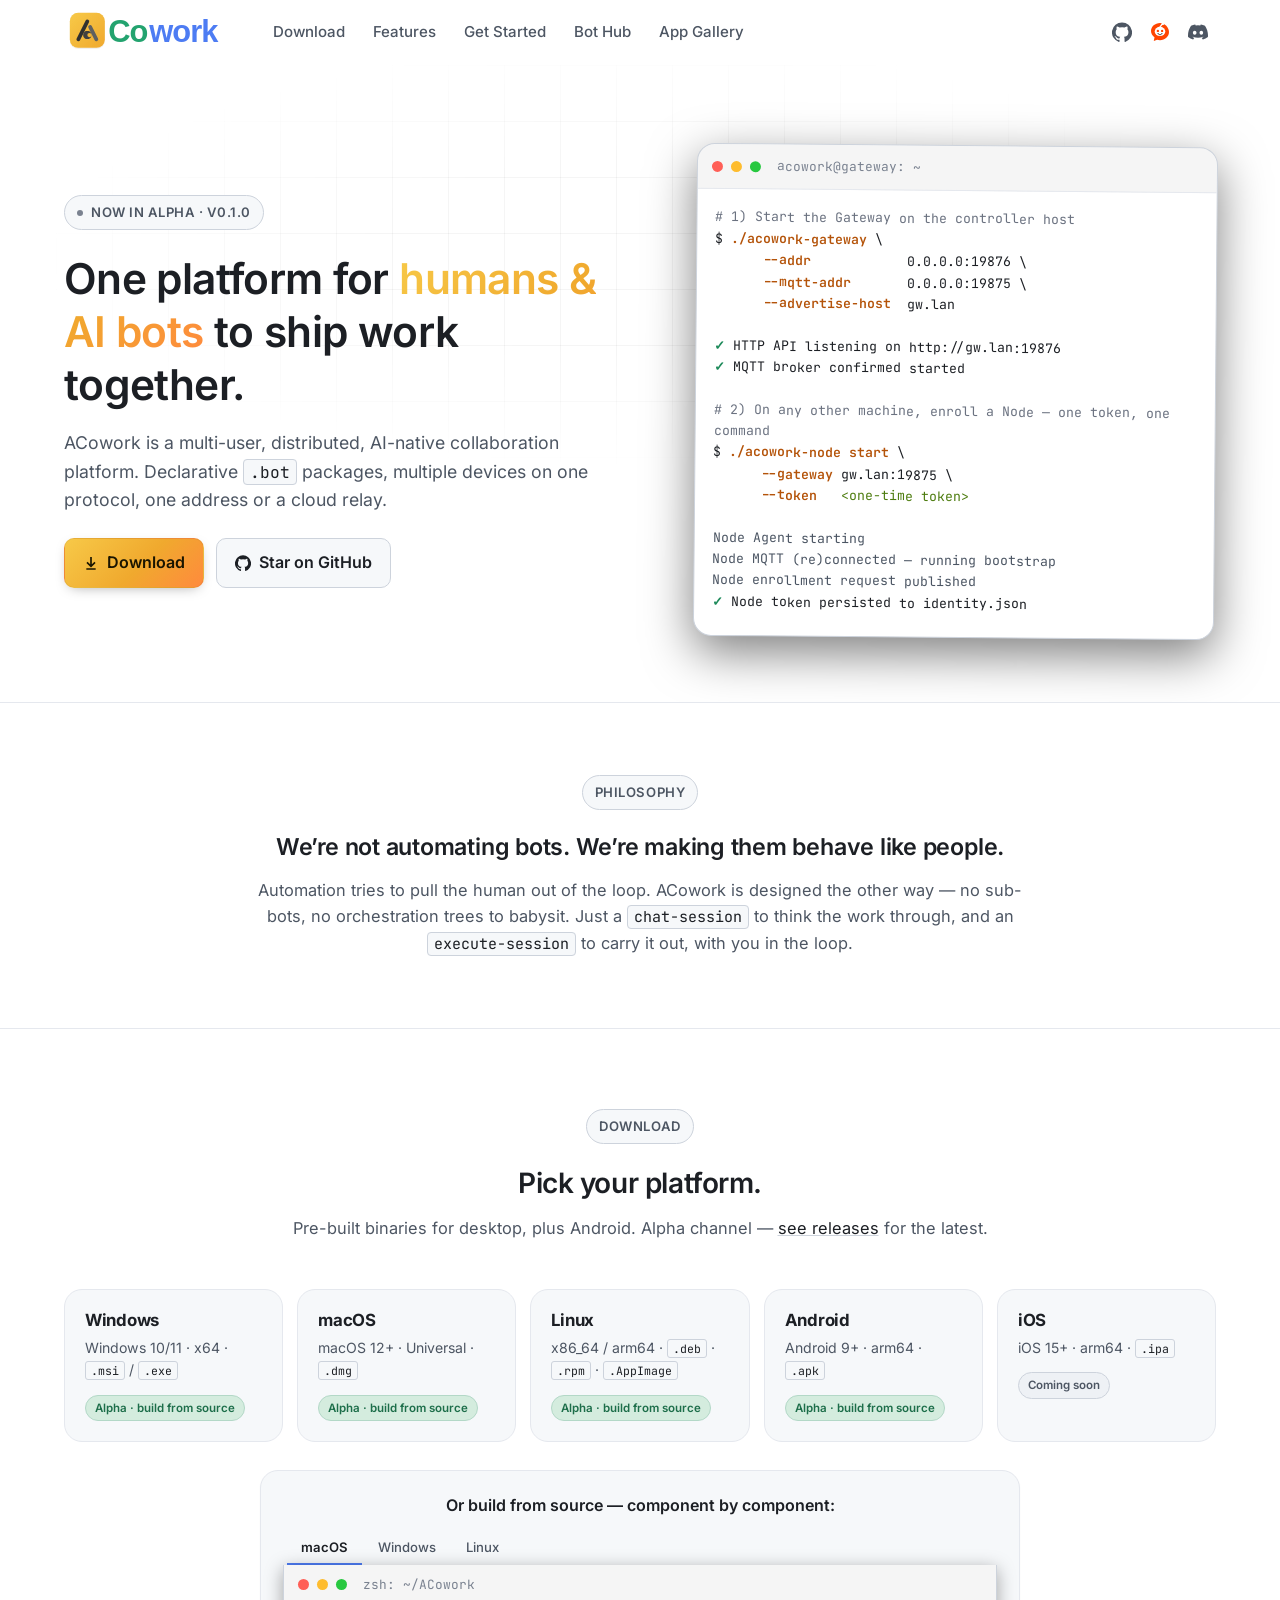
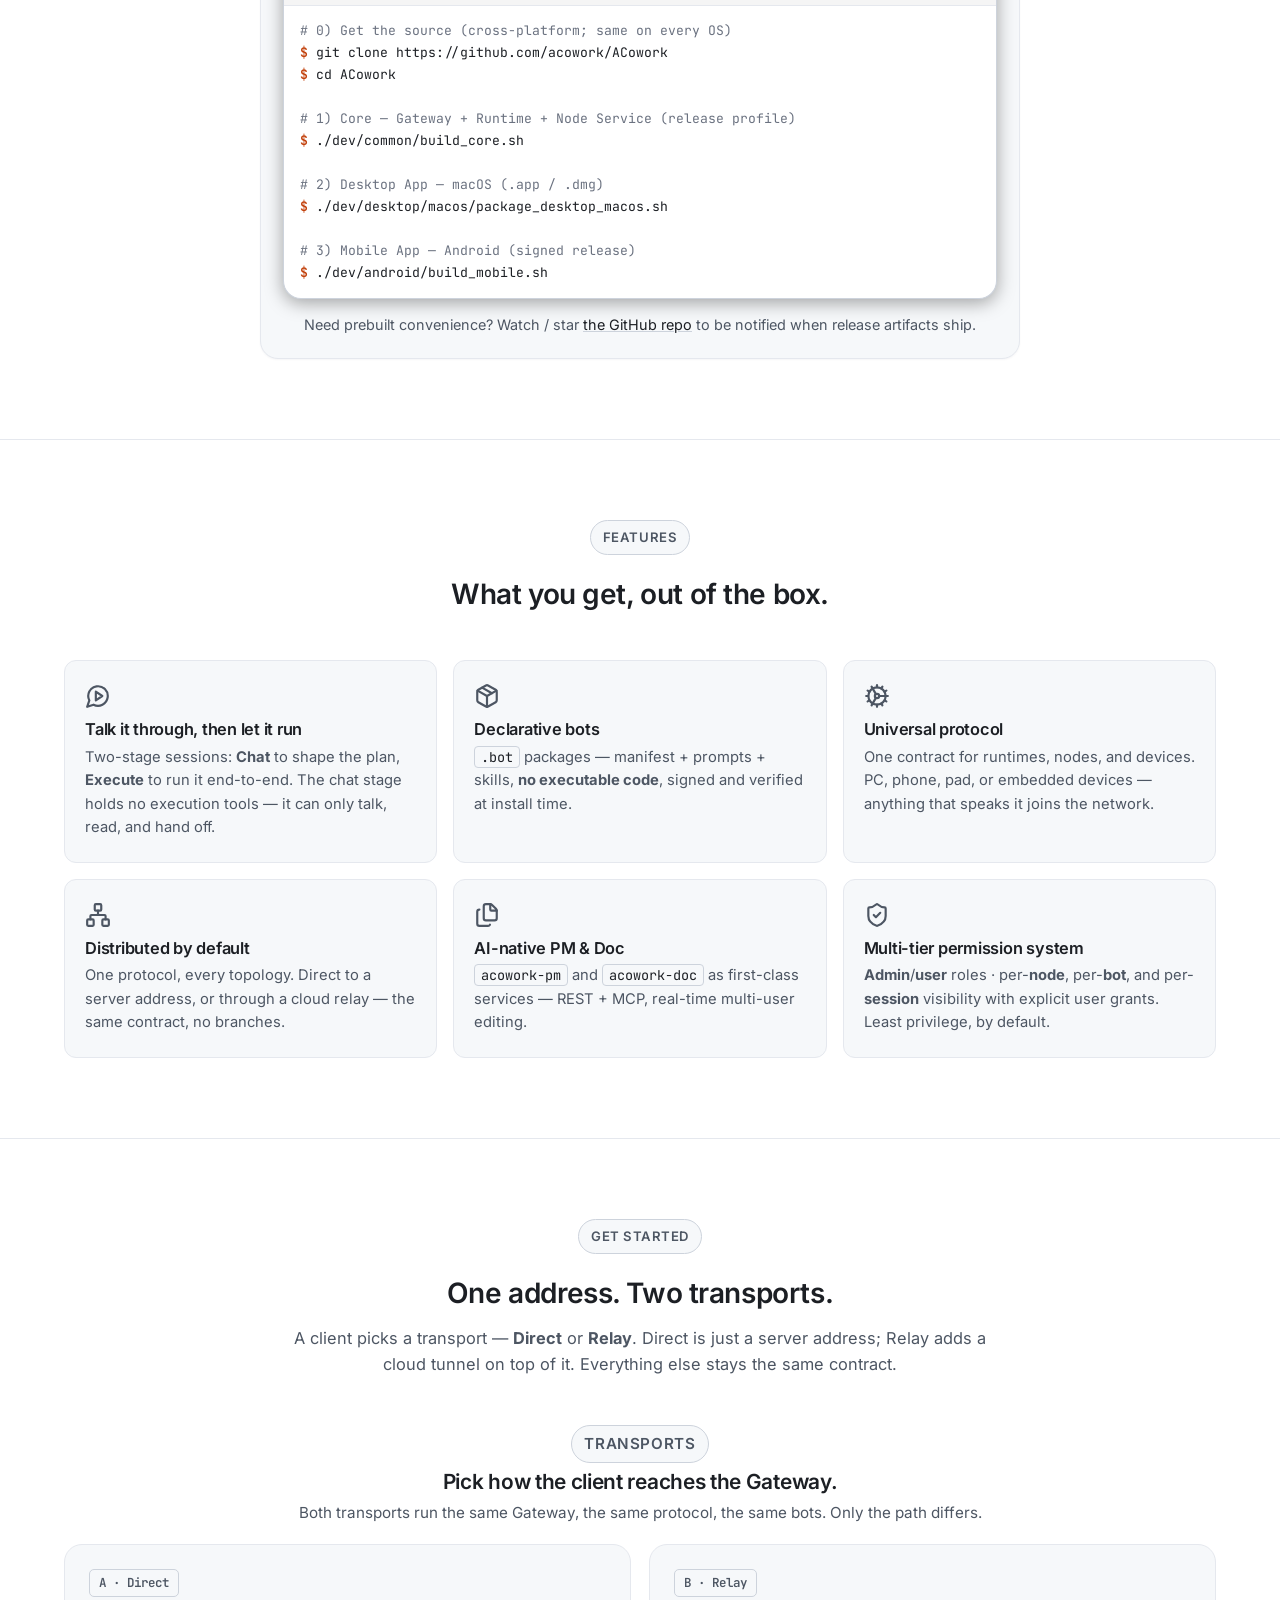
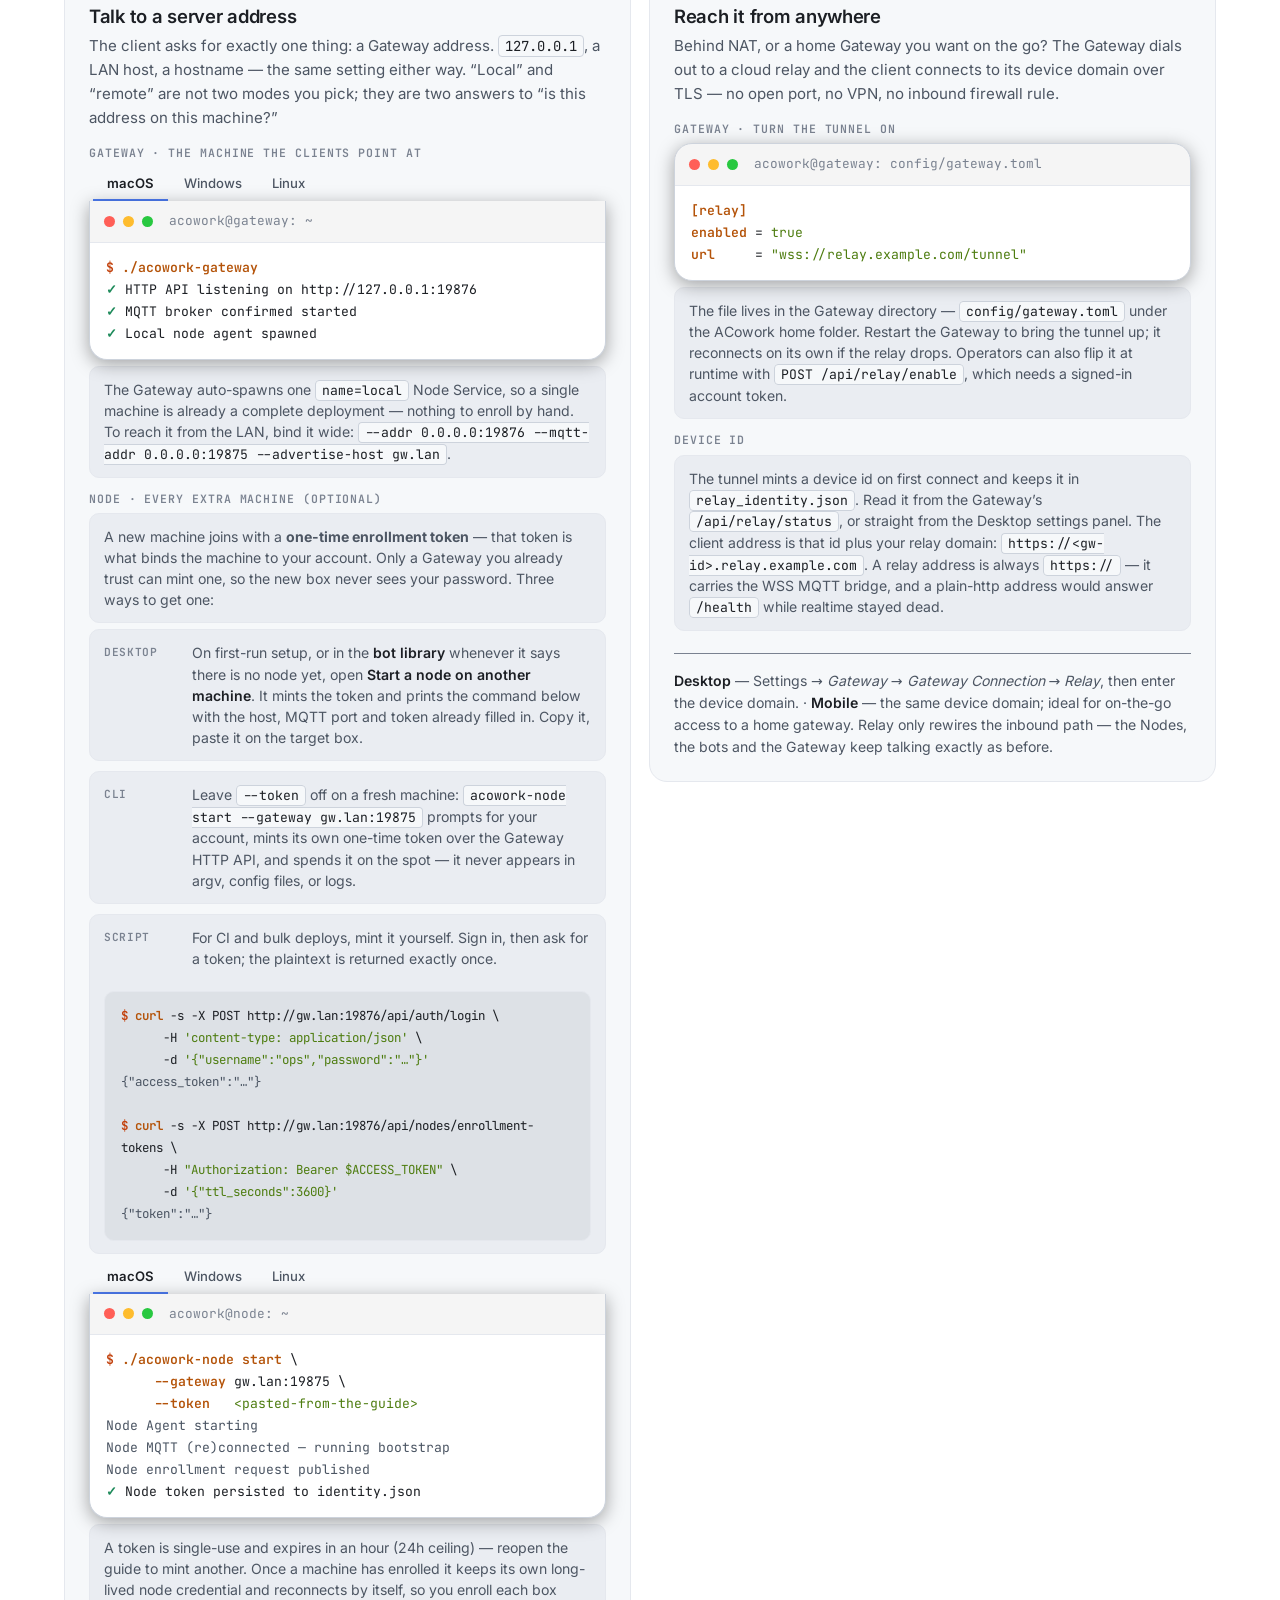
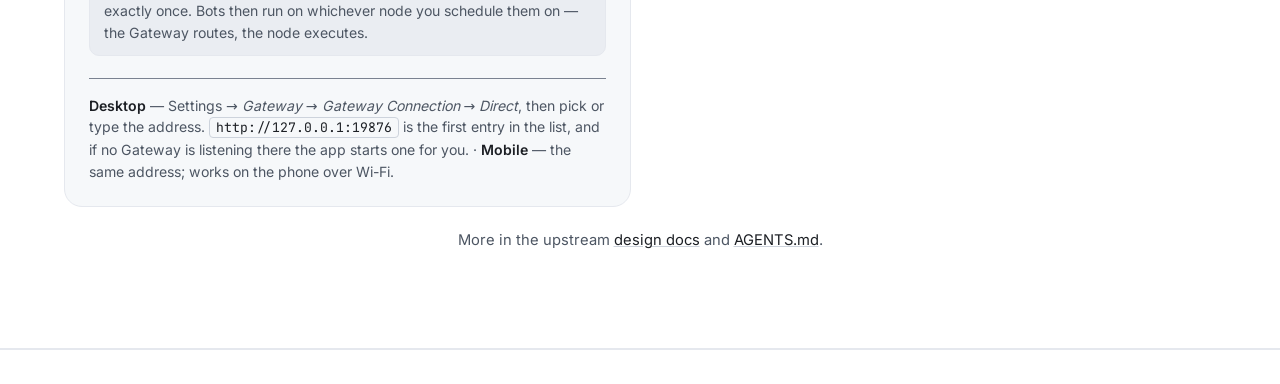
<file: index.html>
<!DOCTYPE html>
<html lang="en" data-theme="dark">
<head>
  <meta charset="UTF-8" />
  <meta name="viewport" content="width=device-width, initial-scale=1.0" />
  <meta name="color-scheme" content="dark light" />
  <meta name="theme-color" content="#0d0e10" />

  <title>ACowork &mdash; AI Bots Collaboration Platform</title>
  <meta name="description" content="ACowork is a multi-user, distributed, AI-native collaboration platform for AI bots (AI agents). Declarative .bot packages, multiple devices on one protocol, one address or a cloud relay." />
  <meta name="keywords" content="ACowork, AI bots, AI agents, multi-bot, multi-agent, collaboration platform, declarative bot package, Rust, MCP, Grafeo" />

  <meta property="og:type" content="website" />
  <meta property="og:title" content="ACowork &mdash; AI Bots Collaboration Platform" />
  <meta property="og:description" content="Multi-user &middot; distributed &middot; AI-native. Declarative .bot packages, multiple devices on one protocol, one address or a cloud relay." />
  <meta property="og:image" content="assets/hero-1.jpg" />
  <meta name="twitter:card" content="summary_large_image" />

  <link rel="icon" type="image/svg+xml" href="assets/logo-gray.svg" />

  <!-- Self-hosted Variable Fonts (preload starts the fetch in parallel with HTML parse) -->
  <link rel="preload" href="assets/fonts/Inter-Variable.woff2" as="font" type="font/woff2" crossorigin />
  <link rel="preload" href="assets/fonts/JetBrainsMono-Variable.woff2" as="font" type="font/woff2" crossorigin />

  <link rel="stylesheet" href="styles.css?v=10" />
</head>
<body>

  <header class="nav" id="nav">
    <div class="container nav__inner">
      <a class="nav__brand" href="#top" aria-label="ACowork home">
        <img src="assets/logo.svg" alt="ACowork" class="nav__logo" height="40" />
      </a>
      <nav class="nav__links" aria-label="Primary">
        <a href="#download">Download</a>
        <a href="#features">Features</a>
        <a href="#start">Get Started</a>
        <a href="https://hub.acowork.ai">Bot Hub</a>
        <a href="https://gallery.acowork.ai">App Gallery</a>
      </nav>
      <div class="nav__actions">
        <div class="nav__social" aria-label="Community">
          <a class="nav__icon" href="https://github.com/acowork/ACowork" target="_blank" rel="noopener" aria-label="GitHub" title="GitHub" id="github-link">
            <svg viewBox="0 0 24 24" width="20" height="20" fill="currentColor" aria-hidden="true"><path d="M12 .5a12 12 0 0 0-3.79 23.4c.6.11.82-.26.82-.58v-2.04c-3.34.73-4.04-1.61-4.04-1.61-.55-1.4-1.34-1.77-1.34-1.77-1.1-.74.08-.73.08-.73 1.21.08 1.85 1.24 1.85 1.24 1.08 1.85 2.84 1.31 3.53 1 .11-.78.42-1.31.77-1.61-2.66-.3-5.46-1.33-5.46-5.93 0-1.31.47-2.38 1.24-3.22-.13-.3-.54-1.52.11-3.17 0 0 1.01-.32 3.3 1.23a11.45 11.45 0 0 1 6 0c2.29-1.55 3.3-1.23 3.3-1.23.65 1.65.24 2.87.12 3.17.77.84 1.23 1.91 1.23 3.22 0 4.61-2.8 5.62-5.47 5.92.43.37.81 1.1.81 2.22v3.29c0 .32.22.7.83.58A12 12 0 0 0 12 .5Z"/></svg>
          </a>
          <a class="nav__icon" href="https://www.reddit.com/r/acowork/" target="_blank" rel="noopener" aria-label="Reddit" title="Reddit r/acowork">
            <svg viewBox="0 0 24 24" width="22" height="22" aria-hidden="true">
              <path fill="#FF4500" d="M12 1.2C6.05 1.2 1.2 5.55 1.2 10.9c0 3.05 1.65 5.75 4.2 7.5L4.55 22.8l4-1.5c1.05.3 2.2.45 3.45.45 5.95 0 10.8-4.35 10.8-9.7S17.95 1.2 12 1.2z"/>
              <ellipse cx="12" cy="11.35" rx="6.35" ry="5.55" fill="#fff"/>
              <path fill="none" stroke="#fff" stroke-width="1.5" stroke-linecap="round" d="M12 5.9L14.55 2.7"/>
              <circle cx="15.35" cy="2.25" r="1.45" fill="#fff"/>
              <circle cx="9.45" cy="10.7" r="1.4" fill="#FF4500"/>
              <circle cx="14.55" cy="10.7" r="1.4" fill="#FF4500"/>
              <path fill="none" stroke="#1a1a1b" stroke-width="1.05" stroke-linecap="round" d="M9.3 13.55c.9 1.1 2.05 1.7 2.7 1.7s1.8-.6 2.7-1.7"/>
            </svg>
          </a>
          <a class="nav__icon" href="https://discord.com/channels/1568537214730764400/1568537216852951062" target="_blank" rel="noopener" aria-label="Discord" title="Discord">
            <svg viewBox="0 0 24 24" width="20" height="20" fill="currentColor" aria-hidden="true"><path d="M20.317 4.37a19.791 19.791 0 0 0-4.885-1.515.074.074 0 0 0-.079.037c-.21.375-.444.864-.608 1.25a18.27 18.27 0 0 0-5.487 0 12.64 12.64 0 0 0-.617-1.25.077.077 0 0 0-.079-.037A19.736 19.736 0 0 0 3.677 4.37a.07.07 0 0 0-.032.027C.533 9.046-.32 13.58.099 18.057a.082.082 0 0 0 .031.057 19.9 19.9 0 0 0 5.993 3.03.078.078 0 0 0 .084-.028 14.09 14.09 0 0 0 1.226-1.994.076.076 0 0 0-.041-.106 13.107 13.107 0 0 1-1.872-.892.077.077 0 0 1-.008-.128 10.2 10.2 0 0 0 .372-.292.074.074 0 0 1 .077-.01c3.928 1.793 8.18 1.793 12.062 0a.074.074 0 0 1 .078.01c.12.098.246.198.373.292a.077.077 0 0 1-.006.127 12.299 12.299 0 0 1-1.873.892.077.077 0 0 0-.041.107c.36.698.772 1.362 1.225 1.993a.076.076 0 0 0 .084.028 19.839 19.839 0 0 0 6.002-3.03.077.077 0 0 0 .032-.054c.5-5.177-.838-9.674-3.549-13.66a.061.061 0 0 0-.031-.03zM8.02 15.33c-1.183 0-2.157-1.085-2.157-2.419 0-1.333.956-2.419 2.157-2.419 1.21 0 2.176 1.096 2.157 2.42 0 1.333-.956 2.418-2.157 2.418zm7.975 0c-1.183 0-2.157-1.085-2.157-2.419 0-1.333.955-2.419 2.157-2.419 1.21 0 2.176 1.096 2.157 2.42 0 1.333-.946 2.418-2.157 2.418z"/></svg>
          </a>
        </div>
        <button class="nav__toggle" id="nav-toggle" aria-label="Toggle menu" aria-expanded="false">
          <span></span><span></span><span></span>
        </button>
      </div>
    </div>
  </header>

  <main id="top">

    <section class="hero">
      <div class="hero__bg" aria-hidden="true">
        <div class="hero__grid"></div>
      </div>

      <div class="container hero__inner">
        <div class="hero__copy">
          <a class="eyebrow" href="https://github.com/acowork/ACowork" target="_blank" rel="noopener">
            <span class="eyebrow__dot"></span>
            Now in Alpha &middot; v0.1.0
          </a>
          <h1 class="hero__title">
            One platform for
            <span class="grad-text">humans &amp; AI bots</span>
            to ship work together.
          </h1>
          <p class="hero__sub">
            ACowork is a multi-user, distributed, AI-native collaboration platform.
            Declarative <code class="inline">.bot</code> packages, multiple devices
            on one protocol, one address or a cloud relay.
          </p>
          <div class="hero__cta">
            <a class="btn btn--primary" href="#download">
              <svg viewBox="0 0 24 24" width="16" height="16" fill="none" stroke="currentColor" stroke-width="2.5" aria-hidden="true"><path d="M12 3v12M6 11l6 6 6-6M5 21h14"/></svg>
              Download
            </a>
            <a class="btn btn--ghost" href="https://github.com/acowork/ACowork" target="_blank" rel="noopener">
              <svg viewBox="0 0 24 24" width="16" height="16" fill="currentColor" aria-hidden="true"><path d="M12 .5a12 12 0 0 0-3.79 23.4c.6.11.82-.26.82-.58v-2.04c-3.34.73-4.04-1.61-4.04-1.61-.55-1.4-1.34-1.77-1.34-1.77-1.1-.74.08-.73.08-.73 1.21.08 1.85 1.24 1.85 1.24 1.08 1.85 2.84 1.31 3.53 1 .11-.78.42-1.31.77-1.61-2.66-.3-5.46-1.33-5.46-5.93 0-1.31.47-2.38 1.24-3.22-.13-.3-.54-1.52.11-3.17 0 0 1.01-.32 3.3 1.23a11.45 11.45 0 0 1 6 0c2.29-1.55 3.3-1.23 3.3-1.23.65 1.65.24 2.87.12 3.17.77.84 1.23 1.91 1.23 3.22 0 4.61-2.8 5.62-5.47 5.92.43.37.81 1.1.81 2.22v3.29c0 .32.22.7.83.58A12 12 0 0 0 12 .5Z"/></svg>
              Star on GitHub
            </a>
          </div>
        </div>

        <div class="hero__art" aria-hidden="true">
          <div class="hero__card">
            <div class="hero__cardhead">
              <span class="dot dot--r"></span><span class="dot dot--y"></span><span class="dot dot--g"></span>
              <span class="hero__cardurl">acowork@gateway: ~</span>
            </div>
            <pre class="hero__cardbody"><code><span class="c-c"># 1) Start the Gateway on the controller host</span>
$ <span class="c-cmd">./acowork-gateway</span> \
      <span class="c-cmd">--addr</span>            0.0.0.0:19876 \
      <span class="c-cmd">--mqtt-addr</span>       0.0.0.0:19875 \
      <span class="c-cmd">--advertise-host</span>  gw.lan

<span class="c-ok">&#10003;</span> HTTP API listening on http://gw.lan:19876
<span class="c-ok">&#10003;</span> MQTT broker confirmed started

<span class="c-c"># 2) On any other machine, enroll a Node &mdash; one token, one command</span>
$ <span class="c-cmd">./acowork-node start</span> \
      <span class="c-cmd">--gateway</span> gw.lan:19875 \
      <span class="c-cmd">--token</span>   <span class="c-str">&lt;one-time token&gt;</span>

<span class="c-out">Node Agent starting</span>
<span class="c-out">Node MQTT (re)connected &mdash; running bootstrap</span>
<span class="c-out">Node enrollment request published</span>
<span class="c-ok">&#10003;</span> Node token persisted to identity.json</code></pre>
          </div>
        </div>
      </div>
    </section>

    <section class="section manifesto" id="philosophy" aria-labelledby="philosophy-title">
      <div class="container">
        <div class="manifesto__inner">
          <p class="eyebrow eyebrow--center">Philosophy</p>
          <h2 class="manifesto__statement" id="philosophy-title">We&rsquo;re not automating bots. We&rsquo;re making them behave like people.</h2>
          <p class="manifesto__note">Automation tries to pull the human out of the loop. ACowork is designed the other way &mdash; no sub-bots, no orchestration trees to babysit. Just a <code class="inline">chat-session</code> to think the work through, and an <code class="inline">execute-session</code> to carry it out, with you in the loop.</p>
        </div>
      </div>
    </section>

    <section class="section section--alt" id="download">
      <div class="container">
        <header class="section__head">
          <p class="eyebrow eyebrow--center">Download</p>
          <h2 class="section__title">Pick your platform.</h2>
          <p class="section__lead">Pre-built binaries for desktop, plus Android. Alpha channel &mdash; <a href="https://github.com/acowork/ACowork/releases" target="_blank" rel="noopener">see releases</a> for the latest.</p>
        </header>

        <div class="dl-grid">
          <a class="dl-card" href="https://github.com/acowork/ACowork/releases" target="_blank" rel="noopener">
            <div class="dl-card__body">
              <h3><strong class="dl-name">Windows</strong></h3>
              <p>Windows 10/11 &middot; x64 &middot; <code>.msi</code> / <code>.exe</code></p>
              <span class="dl-meta dl-meta--alpha">Alpha &middot; build from source</span>
            </div>
          </a>

          <a class="dl-card" href="https://github.com/acowork/ACowork/releases" target="_blank" rel="noopener">
            <div class="dl-card__body">
              <h3><strong class="dl-name">macOS</strong></h3>
              <p>macOS 12+ &middot; Universal &middot; <code>.dmg</code></p>
              <span class="dl-meta dl-meta--alpha">Alpha &middot; build from source</span>
            </div>
          </a>

          <a class="dl-card" href="https://github.com/acowork/ACowork/releases" target="_blank" rel="noopener">
            <div class="dl-card__body">
              <h3><strong class="dl-name">Linux</strong></h3>
              <p>x86_64 / arm64 &middot; <code>.deb</code> &middot; <code>.rpm</code> &middot; <code>.AppImage</code></p>
              <span class="dl-meta dl-meta--alpha">Alpha &middot; build from source</span>
            </div>
          </a>

          <a class="dl-card" href="https://github.com/acowork/ACowork/releases" target="_blank" rel="noopener">
            <div class="dl-card__body">
              <h3><strong class="dl-name">Android</strong></h3>
              <p>Android 9+ &middot; arm64 &middot; <code>.apk</code></p>
              <span class="dl-meta dl-meta--alpha">Alpha &middot; build from source</span>
            </div>
          </a>
          <a class="dl-card" href="https://github.com/acowork/ACowork" target="_blank" rel="noopener">
            <div class="dl-card__body">
              <h3><strong class="dl-name">iOS</strong></h3>
              <p>iOS 15+ &middot; arm64 &middot; <code>.ipa</code></p>
              <span class="dl-meta dl-meta--soon">Coming soon</span>
            </div>
          </a>
        </div>

        <div class="dl-build">
          <p class="dl-build__title">Or build from source &mdash; component by component:</p>

          <div class="ptabs" data-ptabs-group="platform">
            <div class="ptabs__bar" role="tablist" aria-label="Build platform">
              <button type="button" class="ptabs__btn is-active" data-ptab="macos"   role="tab" aria-selected="true">macOS</button>
              <button type="button" class="ptabs__btn"           data-ptab="windows" role="tab" aria-selected="false">Windows</button>
              <button type="button" class="ptabs__btn"           data-ptab="linux"   role="tab" aria-selected="false">Linux</button>
            </div>

            <div class="ptabs__pane is-active" data-ptab-pane="macos" role="tabpanel">
              <div class="terminal">
                <div class="terminal__head">
                  <span class="dot dot--r"></span><span class="dot dot--y"></span><span class="dot dot--g"></span>
                  <span class="terminal__url">zsh: ~/ACowork</span>
                </div>
                <pre class="code terminal__body"><code><span class="c-c"># 0) Get the source (cross-platform; same on every OS)</span>
<span class="c-cd">$</span> git clone https://github.com/acowork/ACowork
<span class="c-cd">$</span> cd ACowork

<span class="c-c"># 1) Core &mdash; Gateway + Runtime + Node Service (release profile)</span>
<span class="c-cd">$</span> ./dev/common/build_core.sh

<span class="c-c"># 2) Desktop App &mdash; macOS (.app / .dmg)</span>
<span class="c-cd">$</span> ./dev/desktop/macos/package_desktop_macos.sh

<span class="c-c"># 3) Mobile App &mdash; Android (signed release)</span>
<span class="c-cd">$</span> ./dev/android/build_mobile.sh</code></pre>
              </div>
            </div>

            <div class="ptabs__pane" data-ptab-pane="windows" role="tabpanel" hidden>
              <div class="terminal">
                <div class="terminal__head">
                  <span class="dot dot--r"></span><span class="dot dot--y"></span><span class="dot dot--g"></span>
                  <span class="terminal__url">pwsh: ~\ACowork</span>
                </div>
                <pre class="code terminal__body"><code><span class="c-c"># 0) Get the source (cross-platform; same on every OS)</span>
<span class="c-cd">$</span> git clone https://github.com/acowork/ACowork
<span class="c-cd">$</span> cd ACowork

<span class="c-c"># 1) Core &mdash; Gateway + Runtime + Node Service (release profile)</span>
<span class="c-cd">$</span> .\dev\common\build_core.ps1

<span class="c-c"># 2) Desktop App &mdash; Windows (.msi / NSIS)</span>
<span class="c-cd">$</span> .\dev\desktop\windows\package_desktop_windows.ps1

<span class="c-c"># 3) Mobile App &mdash; Android (signed release)</span>
<span class="c-cd">$</span> .\dev\android\build_mobile.ps1</code></pre>
              </div>
            </div>

            <div class="ptabs__pane" data-ptab-pane="linux" role="tabpanel" hidden>
              <div class="terminal">
                <div class="terminal__head">
                  <span class="dot dot--r"></span><span class="dot dot--y"></span><span class="dot dot--g"></span>
                  <span class="terminal__url">bash: ~/ACowork</span>
                </div>
                <pre class="code terminal__body"><code><span class="c-c"># 0) Get the source (cross-platform; same on every OS)</span>
<span class="c-cd">$</span> git clone https://github.com/acowork/ACowork
<span class="c-cd">$</span> cd ACowork

<span class="c-c"># 1) Core &mdash; Gateway + Runtime + Node Service (release profile)</span>
<span class="c-cd">$</span> ./dev/common/build_core.sh

<span class="c-c"># 2) Desktop App &mdash; Linux (.deb / .rpm / AppImage)</span>
<span class="c-cd">$</span> ./dev/desktop/linux/package_desktop_linux.sh

<span class="c-c"># 3) Mobile App &mdash; Android (signed release)</span>
<span class="c-cd">$</span> ./dev/android/build_mobile.sh</code></pre>
              </div>
            </div>
          </div>

          <p class="dl-build__note">Need prebuilt convenience? Watch / star <a href="https://github.com/acowork/ACowork" target="_blank" rel="noopener">the GitHub repo</a> to be notified when release artifacts ship.</p>
        </div>
      </div>
    </section>

    <section class="section" id="features">
      <div class="container">
        <header class="section__head">
          <p class="eyebrow eyebrow--center">Features</p>
          <h2 class="section__title">What you get, out of the box.</h2>
        </header>

        <div class="ft-grid">
          <article class="ft">
            <div class="ft__icon"><svg xmlns="http://www.w3.org/2000/svg" viewBox="0 0 24 24" fill="none" stroke="currentColor" stroke-width="2" stroke-linecap="round" stroke-linejoin="round" aria-hidden="true"><path d="M7.9 20A9 9 0 1 0 4 16.1L2 22Z"/><polygon points="10 8 16 12 10 16 10 8"/></svg></div>
            <h3>Talk it through, then let it run</h3>
            <p>Two-stage sessions: <strong>Chat</strong> to shape the plan, <strong>Execute</strong> to run it end-to-end. The chat stage holds no execution tools &mdash; it can only talk, read, and hand off.</p>
          </article>
          <article class="ft">
            <div class="ft__icon"><svg xmlns="http://www.w3.org/2000/svg" viewBox="0 0 24 24" fill="none" stroke="currentColor" stroke-width="2" stroke-linecap="round" stroke-linejoin="round" aria-hidden="true"><path d="M11 21.73a2 2 0 0 0 2 0l7-4A2 2 0 0 0 21 16V8a2 2 0 0 0-1-1.73l-7-4a2 2 0 0 0-2 0l-7 4A2 2 0 0 0 3 8v8a2 2 0 0 0 1 1.73z"/><path d="M12 22V12"/><polyline points="3.29 7 12 12 20.71 7"/><path d="m7.5 4.27 9 5.15"/></svg></div>
            <h3>Declarative bots</h3>
            <p><code class="inline">.bot</code> packages &mdash; manifest + prompts + skills, <strong>no executable code</strong>, signed and verified at install time.</p>
          </article>
          <article class="ft">
            <div class="ft__icon"><svg xmlns="http://www.w3.org/2000/svg" viewBox="0 0 24 24" fill="none" stroke="currentColor" stroke-width="2" stroke-linecap="round" stroke-linejoin="round" aria-hidden="true"><path d="M11 10.27 7 3.34"/><path d="m11 13.73-4 6.93"/><path d="M12 22v-2"/><path d="M12 2v2"/><path d="M14 12h8"/><path d="m17 20.66-1-1.73"/><path d="m17 3.34-1 1.73"/><path d="M2 12h2"/><path d="m20.66 17-1.73-1"/><path d="m20.66 7-1.73 1"/><path d="m3.34 17 1.73-1"/><path d="m3.34 7 1.73 1"/><circle cx="12" cy="12" r="2"/><circle cx="12" cy="12" r="8"/></svg></div>
            <h3>Universal protocol</h3>
            <p>One contract for runtimes, nodes, and devices. PC, phone, pad, or embedded devices &mdash; anything that speaks it joins the network.</p>
          </article>
          <article class="ft">
            <div class="ft__icon"><svg xmlns="http://www.w3.org/2000/svg" viewBox="0 0 24 24" fill="none" stroke="currentColor" stroke-width="2" stroke-linecap="round" stroke-linejoin="round" aria-hidden="true"><rect x="16" y="16" width="6" height="6" rx="1"/><rect x="2" y="16" width="6" height="6" rx="1"/><rect x="9" y="2" width="6" height="6" rx="1"/><path d="M5 16v-3a1 1 0 0 1 1-1h12a1 1 0 0 1 1 1v3"/><path d="M12 12V8"/></svg></div>
            <h3>Distributed by default</h3>
            <p>One protocol, every topology. Direct to a server address, or through a cloud relay &mdash; the same contract, no branches.</p>
          </article>
          <article class="ft">
            <div class="ft__icon"><svg xmlns="http://www.w3.org/2000/svg" viewBox="0 0 24 24" fill="none" stroke="currentColor" stroke-width="2" stroke-linecap="round" stroke-linejoin="round" aria-hidden="true"><path d="M15 2h-4a2 2 0 0 0-2 2v11a2 2 0 0 0 2 2h8a2 2 0 0 0 2-2V8"/><path d="M16.706 2.706A2.4 2.4 0 0 0 15 2v5a1 1 0 0 0 1 1h5a2.4 2.4 0 0 0-.706-1.706z"/><path d="M5 7a2 2 0 0 0-2 2v11a2 2 0 0 0 2 2h8a2 2 0 0 0 1.732-1"/></svg></div>
            <h3>AI-native PM &amp; Doc</h3>
            <p><code class="inline">acowork-pm</code> and <code class="inline">acowork-doc</code> as first-class services &mdash; REST + MCP, real-time multi-user editing.</p>
          </article>
          <article class="ft">
            <div class="ft__icon"><svg xmlns="http://www.w3.org/2000/svg" viewBox="0 0 24 24" fill="none" stroke="currentColor" stroke-width="2" stroke-linecap="round" stroke-linejoin="round" aria-hidden="true"><path d="M20 13c0 5-3.5 7.5-7.66 8.95a1 1 0 0 1-.67-.01C7.5 20.5 4 18 4 13V6a1 1 0 0 1 1-1c2 0 4.5-1.2 6.24-2.72a1.17 1.17 0 0 1 1.52 0C14.51 3.81 17 5 19 5a1 1 0 0 1 1 1z"/><path d="m9 12 2 2 4-4"/></svg></div>
            <h3>Multi-tier permission system</h3>
            <p><strong>Admin</strong>/<strong>user</strong> roles &middot; per-<strong>node</strong>, per-<strong>bot</strong>, and per-<strong>session</strong> visibility with explicit user grants. Least privilege, by default.</p>
          </article>
        </div>
      </div>
    </section>

    <section class="section section--alt" id="start">
      <div class="container">
        <header class="section__head">
          <p class="eyebrow eyebrow--center">Get Started</p>
          <h2 class="section__title">One address. Two transports.</h2>
          <p class="section__lead">A client picks a transport &mdash; <strong>Direct</strong> or <strong>Relay</strong>. Direct is just a server address; Relay adds a cloud tunnel on top of it. Everything else stays the same contract.</p>
        </header>

        <div class="topology">
          <header class="topology__head">
            <p class="eyebrow eyebrow--center">Transports</p>
            <h3>Pick how the client reaches the Gateway.</h3>
            <p>Both transports run the same Gateway, the same protocol, the same bots. Only the path differs.</p>
          </header>

          <div class="modes">
            <article class="mode">
              <header class="mode__head">
                <span class="mode__tag">A &middot; Direct</span>
                <h3>Talk to a server address</h3>
                <p>The client asks for exactly one thing: a Gateway address. <code class="inline">127.0.0.1</code>, a LAN host, a hostname &mdash; the same setting either way. &ldquo;Local&rdquo; and &ldquo;remote&rdquo; are not two modes you pick; they are two answers to &ldquo;is this address on this machine?&rdquo;</p>
              </header>
              <div class="mode__stack">
                <div class="mode__step">
                  <span class="mode__step-label">Gateway &middot; the machine the clients point at</span>
                  <div class="ptabs" data-ptabs-group="platform">
                    <div class="ptabs__bar" role="tablist" aria-label="Platform">
                      <button type="button" class="ptabs__btn is-active" data-ptab="macos"   role="tab" aria-selected="true">macOS</button>
                      <button type="button" class="ptabs__btn"           data-ptab="windows" role="tab" aria-selected="false">Windows</button>
                      <button type="button" class="ptabs__btn"           data-ptab="linux"   role="tab" aria-selected="false">Linux</button>
                    </div>
                    <div class="ptabs__pane is-active" data-ptab-pane="macos" role="tabpanel">
                      <div class="terminal">
                        <div class="terminal__head">
                          <span class="dot dot--r"></span><span class="dot dot--y"></span><span class="dot dot--g"></span>
                          <span class="terminal__url">acowork@gateway: ~</span>
                        </div>
                        <pre class="code terminal__body"><code><span class="c-cd">$</span> <span class="c-cmd">./acowork-gateway</span>
<span class="c-ok">&#10003;</span> HTTP API listening on http://127.0.0.1:19876
<span class="c-ok">&#10003;</span> MQTT broker confirmed started
<span class="c-ok">&#10003;</span> Local node agent spawned</code></pre>
                      </div>
                    </div>
                    <div class="ptabs__pane" data-ptab-pane="windows" role="tabpanel" hidden>
                      <div class="terminal">
                        <div class="terminal__head">
                          <span class="dot dot--r"></span><span class="dot dot--y"></span><span class="dot dot--g"></span>
                          <span class="terminal__url">acowork@gateway: ~</span>
                        </div>
                        <pre class="code terminal__body"><code><span class="c-cd">$</span> <span class="c-cmd">.\acowork-gateway.exe</span>
<span class="c-ok">&#10003;</span> HTTP API listening on http://127.0.0.1:19876
<span class="c-ok">&#10003;</span> MQTT broker confirmed started
<span class="c-ok">&#10003;</span> Local node agent spawned</code></pre>
                      </div>
                    </div>
                    <div class="ptabs__pane" data-ptab-pane="linux" role="tabpanel" hidden>
                      <div class="terminal">
                        <div class="terminal__head">
                          <span class="dot dot--r"></span><span class="dot dot--y"></span><span class="dot dot--g"></span>
                          <span class="terminal__url">acowork@gateway: ~</span>
                        </div>
                        <pre class="code terminal__body"><code><span class="c-cd">$</span> <span class="c-cmd">./acowork-gateway</span>
<span class="c-ok">&#10003;</span> HTTP API listening on http://127.0.0.1:19876
<span class="c-ok">&#10003;</span> MQTT broker confirmed started
<span class="c-ok">&#10003;</span> Local node agent spawned</code></pre>
                      </div>
                    </div>
                  </div>
                  <p class="mode__note">The Gateway auto-spawns one <code class="inline">name=local</code> Node Service, so a single machine is already a complete deployment &mdash; nothing to enroll by hand. To reach it from the LAN, bind it wide: <code class="inline">--addr 0.0.0.0:19876 --mqtt-addr 0.0.0.0:19875 --advertise-host gw.lan</code>.</p>
                </div>
                <div class="mode__step">
                  <span class="mode__step-label">Node &middot; every extra machine (optional)</span>
                  <p class="mode__note">A new machine joins with a <strong>one-time enrollment token</strong> &mdash; that token is what binds the machine to your account. Only a Gateway you already trust can mint one, so the new box never sees your password. Three ways to get one:</p>
                  <ul class="tokenways">
                    <li>
                      <span class="tokenways__k">Desktop</span>
                      <p>On first-run setup, or in the <strong>bot library</strong> whenever it says there is no node yet, open <strong>Start a node on another machine</strong>. It mints the token and prints the command below with the host, MQTT port and token already filled in. Copy it, paste it on the target box.</p>
                    </li>
                    <li>
                      <span class="tokenways__k">CLI</span>
                      <p>Leave <code class="inline">--token</code> off on a fresh machine: <code class="inline">acowork-node start --gateway gw.lan:19875</code> prompts for your account, mints its own one-time token over the Gateway HTTP API, and spends it on the spot &mdash; it never appears in argv, config files, or logs.</p>
                    </li>
                    <li>
                      <span class="tokenways__k">Script</span>
                      <p>For CI and bulk deploys, mint it yourself. Sign in, then ask for a token; the plaintext is returned exactly once.</p>
                      <pre class="code tokenways__code"><code><span class="c-cd">$</span> <span class="c-cmd">curl</span> -s -X POST http://gw.lan:19876/api/auth/login \
      -H <span class="c-str">'content-type: application/json'</span> \
      -d <span class="c-str">'{"username":"ops","password":"&hellip;"}'</span>
<span class="c-out">{"access_token":"&hellip;"}</span>

<span class="c-cd">$</span> <span class="c-cmd">curl</span> -s -X POST http://gw.lan:19876/api/nodes/enrollment-tokens \
      -H <span class="c-str">"Authorization: Bearer $ACCESS_TOKEN"</span> \
      -d <span class="c-str">'{"ttl_seconds":3600}'</span>
<span class="c-out">{"token":"&hellip;"}</span></code></pre>
                    </li>
                  </ul>
                  <div class="ptabs" data-ptabs-group="platform">
                    <div class="ptabs__bar" role="tablist" aria-label="Platform">
                      <button type="button" class="ptabs__btn is-active" data-ptab="macos"   role="tab" aria-selected="true">macOS</button>
                      <button type="button" class="ptabs__btn"           data-ptab="windows" role="tab" aria-selected="false">Windows</button>
                      <button type="button" class="ptabs__btn"           data-ptab="linux"   role="tab" aria-selected="false">Linux</button>
                    </div>
                    <div class="ptabs__pane is-active" data-ptab-pane="macos" role="tabpanel">
                      <div class="terminal">
                        <div class="terminal__head">
                          <span class="dot dot--r"></span><span class="dot dot--y"></span><span class="dot dot--g"></span>
                          <span class="terminal__url">acowork@node: ~</span>
                        </div>
                        <pre class="code terminal__body"><code><span class="c-cd">$</span> <span class="c-cmd">./acowork-node start</span> \
      <span class="c-cmd">--gateway</span> gw.lan:19875 \
      <span class="c-cmd">--token</span>   <span class="c-str">&lt;pasted-from-the-guide&gt;</span>
<span class="c-out">Node Agent starting</span>
<span class="c-out">Node MQTT (re)connected &mdash; running bootstrap</span>
<span class="c-out">Node enrollment request published</span>
<span class="c-ok">&#10003;</span> Node token persisted to identity.json</code></pre>
                      </div>
                    </div>
                    <div class="ptabs__pane" data-ptab-pane="windows" role="tabpanel" hidden>
                      <div class="terminal">
                        <div class="terminal__head">
                          <span class="dot dot--r"></span><span class="dot dot--y"></span><span class="dot dot--g"></span>
                          <span class="terminal__url">acowork@node: ~</span>
                        </div>
                        <pre class="code terminal__body"><code><span class="c-cd">$</span> <span class="c-cmd">.\acowork-node.exe start</span> `
      <span class="c-cmd">--gateway</span> gw.lan:19875 `
      <span class="c-cmd">--token</span>   <span class="c-str">&lt;pasted-from-the-guide&gt;</span>
<span class="c-out">Node Agent starting</span>
<span class="c-out">Node MQTT (re)connected &mdash; running bootstrap</span>
<span class="c-out">Node enrollment request published</span>
<span class="c-ok">&#10003;</span> Node token persisted to identity.json</code></pre>
                      </div>
                    </div>
                    <div class="ptabs__pane" data-ptab-pane="linux" role="tabpanel" hidden>
                      <div class="terminal">
                        <div class="terminal__head">
                          <span class="dot dot--r"></span><span class="dot dot--y"></span><span class="dot dot--g"></span>
                          <span class="terminal__url">acowork@node: ~</span>
                        </div>
                        <pre class="code terminal__body"><code><span class="c-cd">$</span> <span class="c-cmd">./acowork-node start</span> \
      <span class="c-cmd">--gateway</span> gw.lan:19875 \
      <span class="c-cmd">--token</span>   <span class="c-str">&lt;pasted-from-the-guide&gt;</span>
<span class="c-out">Node Agent starting</span>
<span class="c-out">Node MQTT (re)connected &mdash; running bootstrap</span>
<span class="c-out">Node enrollment request published</span>
<span class="c-ok">&#10003;</span> Node token persisted to identity.json</code></pre>
                      </div>
                    </div>
                  </div>
                  <p class="mode__note">A token is single-use and expires in an hour (24h ceiling) &mdash; reopen the guide to mint another. Once a machine has enrolled it keeps its own long-lived node credential and reconnects by itself, so you enroll each box exactly once. Bots then run on whichever node you schedule them on &mdash; the Gateway routes, the node executes.</p>
                </div>
                <p class="mode__apps"><strong>Desktop</strong> &mdash; Settings &rarr; <em>Gateway</em> &rarr; <em>Gateway Connection</em> &rarr; <em>Direct</em>, then pick or type the address. <code class="inline">http://127.0.0.1:19876</code> is the first entry in the list, and if no Gateway is listening there the app starts one for you. &middot; <strong>Mobile</strong> &mdash; the same address; works on the phone over Wi-Fi.</p>
              </div>
            </article>

            <article class="mode">
              <header class="mode__head">
                <span class="mode__tag">B &middot; Relay</span>
                <h3>Reach it from anywhere</h3>
                <p>Behind NAT, or a home Gateway you want on the go? The Gateway dials out to a cloud relay and the client connects to its device domain over TLS &mdash; no open port, no VPN, no inbound firewall rule.</p>
              </header>
              <div class="mode__stack">
                <div class="mode__step">
                  <span class="mode__step-label">Gateway &middot; turn the tunnel on</span>
                  <div class="terminal">
                    <div class="terminal__head">
                      <span class="dot dot--r"></span><span class="dot dot--y"></span><span class="dot dot--g"></span>
                      <span class="terminal__url">acowork@gateway: config/gateway.toml</span>
                    </div>
                    <pre class="code terminal__body"><code><span class="c-cmd">[relay]</span>
<span class="c-cmd">enabled</span> = <span class="c-str">true</span>
<span class="c-cmd">url</span>     = <span class="c-str">"wss://relay.example.com/tunnel"</span></code></pre>
                  </div>
                  <p class="mode__note">The file lives in the Gateway directory &mdash; <code class="inline">config/gateway.toml</code> under the ACowork home folder. Restart the Gateway to bring the tunnel up; it reconnects on its own if the relay drops. Operators can also flip it at runtime with <code class="inline">POST /api/relay/enable</code>, which needs a signed-in account token.</p>
                </div>
                <div class="mode__step">
                  <span class="mode__step-label">Device id</span>
                  <p class="mode__note">The tunnel mints a device id on first connect and keeps it in <code class="inline">relay_identity.json</code>. Read it from the Gateway&rsquo;s <code class="inline">/api/relay/status</code>, or straight from the Desktop settings panel. The client address is that id plus your relay domain: <code class="inline">https://&lt;gw-id&gt;.relay.example.com</code>. A relay address is always <code class="inline">https://</code> &mdash; it carries the WSS MQTT bridge, and a plain-http address would answer <code class="inline">/health</code> while realtime stayed dead.</p>
                </div>
                <p class="mode__apps"><strong>Desktop</strong> &mdash; Settings &rarr; <em>Gateway</em> &rarr; <em>Gateway Connection</em> &rarr; <em>Relay</em>, then enter the device domain. &middot; <strong>Mobile</strong> &mdash; the same device domain; ideal for on-the-go access to a home gateway. Relay only rewires the inbound path &mdash; the Nodes, the bots and the Gateway keep talking exactly as before.</p>
              </div>
            </article>
          </div>
        </div>

        <p class="start-hint">More in the upstream <a href="https://github.com/acowork/ACowork/docs/design/zh" target="_blank" rel="noopener">design docs</a> and <a href="https://github.com/acowork/ACowork/AGENTS.md" target="_blank" rel="noopener">AGENTS.md</a>.</p>
      </div>
    </section>
  </main>

  <footer class="footer">
    <div class="container footer__inner">
      <img class="footer__logo" src="assets/logo-gray.svg" alt="ACowork" width="120" height="32" />
      <p class="footer__copy">&copy; <span id="year">2025</span> ACowork contributors &middot; Apache-2.0 &middot; Pronounced <em>A-Cowork</em>.</p>
      <nav class="footer__links" aria-label="Footer">
        <a href="https://github.com/acowork/ACowork" target="_blank" rel="noopener">GitHub</a>
        <a href="https://github.com/acowork/ACowork/LICENSE" target="_blank" rel="noopener">License</a>
        <a href="https://github.com/acowork/ACowork/AGENTS.md" target="_blank" rel="noopener">AGENTS.md</a>
        <a href="https://hub.acowork.ai" target="_blank" rel="noopener">Bot Hub</a>
        <a href="https://gallery.acowork.ai" target="_blank" rel="noopener">App Gallery</a>
      </nav>
    </div>
  </footer>

  <script src="main.js" defer></script>
</body>
</html>
</file>
<file: styles.css>
/* ============================================================
   ACowork - landing page styles
   ============================================================ */

/* Self-hosted Variable Fonts
   Single woff2 covers all weights; modern browsers honor the
   `wght` axis to render any weight on demand. No third-party
   fetch at runtime, so first paint is never blocked on a CDN. */
@font-face {
  font-family: 'Inter';
  font-style: normal;
  font-weight: 100 900;
  font-display: swap;
  src: url('assets/fonts/Inter-Variable.woff2') format('woff2-variations'),
       url('assets/fonts/Inter-Variable.woff2') format('woff2');
}
@font-face {
  font-family: 'JetBrains Mono';
  font-style: normal;
  font-weight: 100 800;
  font-display: swap;
  src: url('assets/fonts/JetBrainsMono-Variable.woff2') format('woff2-variations'),
       url('assets/fonts/JetBrainsMono-Variable.woff2') format('woff2');
}

:root {
  --brand-1: #f7c948;
  --brand-2: #f0a92e;
  --brand-3: #ff8a3d;
  --brand-grad: linear-gradient(135deg, #f7c948 0%, #f0a92e 55%, #ff8a3d 100%);
  --green:    #23a36f;
  --blue:     #4d7cf3;
  --green-soft: #d4ecde;
  --blue-soft:  #d8e2fa;
  --bg:        #0d0e10;
  --bg-1:      #111317;
  --bg-2:      #2a3142;
  --bg-3:      #36405a;
  --line:      #242a33;
  --line-2:    #2c333d;
  --text:      #e7ebf2;
  --text-dim:  #aab2bf;
  --text-mute: #6f7886;
  --primary:        var(--brand-2);
  --primary-hover:  #f5b340;
  --ok:             #50c878;
  --radius:    12px;
  --radius-lg: 18px;
  --shadow-1:  0 4px 18px rgba(0,0,0,.35);
  --shadow-2:  0 16px 48px rgba(0,0,0,.5);
  --container: 1200px;
}
[data-theme="dark"] { color-scheme: dark; }

* { box-sizing: border-box; }
/* `hidden` must beat any author `display` rule (.btn is inline-flex, so it
   would otherwise stay visible while the DOM attribute says otherwise).
   Standard normalize.css remedy. */
[hidden] { display: none !important; }
html { scroll-behavior: smooth; }
body {
  margin: 0;
  font-family: 'Inter', system-ui, -apple-system, "Segoe UI", Roboto, Helvetica, Arial, sans-serif;
  font-size: 16px; line-height: 1.6;
  color: var(--text); background: var(--bg);
  -webkit-font-smoothing: antialiased; -moz-osx-font-smoothing: grayscale;
  overflow-x: hidden;
}
img, svg { max-width: 100%; display: block; }
a { color: inherit; text-decoration: none; }
a:hover { color: var(--primary-hover); }
code { font-family: 'JetBrains Mono', ui-monospace, "Cascadia Code", Menlo, Consolas, monospace; }
code.inline {
  font-size: 0.92em; padding: 1px 6px; border-radius: 4px;
  background: var(--bg-2);
  border: 1px solid var(--line-2);
  color: var(--text);
}
h1, h2, h3, h4, h5 { margin: 0 0 .4em; line-height: 1.25; letter-spacing: -.015em; font-weight: 600; }
h1 { font-size: clamp(1.85rem, 3.6vw, 2.65rem); font-weight: 600; }
h2 { font-size: clamp(1.35rem, 2.4vw, 1.75rem); }
h3 { font-size: 1.08rem; }
h4 { font-size: .98rem; }
p  { margin: 0 0 1em; }
.container { max-width: var(--container); margin: 0 auto; padding: 0 24px; }
/* buttons */
.btn {
  display: inline-flex; align-items: center; gap: 8px;
  font: inherit; font-weight: 600;
  padding: 11px 18px;
  border-radius: 10px;
  border: 1px solid transparent;
  cursor: pointer;
  transition: transform .15s ease, background .2s ease, border-color .2s ease, color .2s ease;
  white-space: nowrap;
}
.btn:hover { transform: translateY(-1px); }
.btn--sm   { padding: 8px 13px; font-size: .92rem; }
.btn--primary {
  background: var(--brand-grad);
  color: #1a1500;
  border-color: rgba(0,0,0,.05);
  box-shadow: 0 4px 14px -6px rgba(0,0,0,.4);
}
.btn--primary:hover { color: #1a1500; }
.btn--ghost {
  background: var(--bg-2);
  color: var(--text);
  border-color: var(--line-2);
}
.btn--ghost:hover { background: var(--bg-3); color: var(--text); }
.badge {
  display: inline-flex; align-items: center;
  min-width: 28px;
  padding: 2px 7px;
  margin-left: 2px;
  border-radius: 999px;
  background: var(--bg-2);
  color: var(--text);
  font-size: .75rem;
  font-weight: 600;
  border: 1px solid var(--line-2);
}

/* nav */
.nav {
  position: sticky; top: 0; z-index: 60;
  backdrop-filter: blur(14px);
  -webkit-backdrop-filter: blur(14px);
  background: rgba(13,14,16,.72);
  border-bottom: 1px solid transparent;
  transition: border-color .2s ease, background .2s ease;
}
.nav.is-scrolled { background: rgba(13,14,16,.92); border-bottom-color: var(--line); }
.nav__inner { display: flex; align-items: center; gap: 24px; height: 64px; }
.nav__brand { display: flex; align-items: center; }
.nav__logo  { height: 40px; width: auto; }
.nav__links { display: flex; gap: 28px; margin-left: 20px; flex: 1; }
.nav__links a { color: var(--text-dim); font-size: .94rem; font-weight: 500; transition: color .2s ease; }
.nav__links a:hover { color: var(--text); }
.nav__actions { display: flex; align-items: center; gap: 10px; }
.nav__social { display: inline-flex; align-items: center; gap: 2px; }
.nav__icon {
  display: inline-flex; align-items: center; justify-content: center;
  width: 36px; height: 36px; border-radius: 8px;
  color: var(--text-dim);
  transition: color .15s ease, background .15s ease;
}
.nav__icon:hover { color: var(--text); background: var(--bg-2); }
.nav__icon svg { display: block; width: 20px; height: 20px; }
.nav__toggle {
  display: none;
  background: transparent; border: 1px solid var(--line-2);
  width: 38px; height: 38px; border-radius: 8px;
  padding: 0; cursor: pointer;
  flex-direction: column; align-items: center; justify-content: center; gap: 4px;
}
.nav__toggle span { display: block; width: 18px; height: 2px; background: var(--text); border-radius: 1px; transition: transform .2s ease, opacity .2s ease; }
.nav__toggle[aria-expanded="true"] span:nth-child(1) { transform: translateY(6px) rotate(45deg); }
.nav__toggle[aria-expanded="true"] span:nth-child(2) { opacity: 0; }
.nav__toggle[aria-expanded="true"] span:nth-child(3) { transform: translateY(-6px) rotate(-45deg); }
/* hero */
.hero { position: relative; padding: 80px 0 64px; isolation: isolate; overflow: hidden; }
.hero__bg { position: absolute; inset: 0; z-index: -1; pointer-events: none; }
/* hero glow removed — was large yellow radial-gradient blurs behind hero */
.hero__grid { position: absolute; inset: 0; background-image: linear-gradient(rgba(255,255,255,.03) 1px, transparent 1px), linear-gradient(90deg, rgba(255,255,255,.03) 1px, transparent 1px); background-size: 40px 40px; pointer-events: none; mask-image: radial-gradient(circle at 50% 50%, #000 30%, transparent 75%); -webkit-mask-image: radial-gradient(circle at 50% 50%, #000 30%, transparent 75%); }
.hero__grid {
  position: absolute; inset: 0;
  background-image: linear-gradient(rgba(255,255,255,.04) 1px, transparent 1px), linear-gradient(90deg, rgba(255,255,255,.04) 1px, transparent 1px);
  background-size: 56px 56px;
  mask-image: radial-gradient(ellipse 70% 50% at 50% 30%, #000 30%, transparent 70%);
  opacity: .8;
}
.hero__inner { display: grid; grid-template-columns: 1.05fr .95fr; gap: 56px; align-items: center; }
.eyebrow {
  display: inline-flex; align-items: center; gap: 8px;
  padding: 6px 12px;
  font-size: .82rem; font-weight: 600;
  background: var(--bg-2);
  border: 1px solid var(--line-2);
  color: var(--text-dim);
  border-radius: 999px;
  margin-bottom: 22px;
  letter-spacing: .04em;
  text-transform: uppercase;
}
.eyebrow__dot { width: 6px; height: 6px; border-radius: 50%; background: var(--text-mute); }
.eyebrow--center { display: inline-flex; }
.section__head { text-align: center; max-width: 720px; margin: 0 auto 48px; }
@keyframes pulse { 0%,100% { opacity: 1; transform: scale(1); } 50% { opacity: .55; transform: scale(.85); } }
.hero__title { margin-bottom: 18px; }
.grad-text { background: var(--brand-grad); -webkit-background-clip: text; background-clip: text; color: transparent; }
.hero__sub { color: var(--text-dim); font-size: 1.1rem; max-width: 560px; }
.hero__sub strong { color: var(--text); }
.hero__cta { display: flex; flex-wrap: wrap; gap: 12px; margin: 24px 0 0; }
.hero__art { position: relative; }
.hero__card {
  position: relative;
  background: linear-gradient(180deg, #0c0c0c, #000000);
  border: 1px solid var(--line-2);
  border-radius: var(--radius-lg);
  box-shadow: var(--shadow-2);
  overflow: hidden;
  transform: rotate(.5deg);
}
.hero__card::after { content: ""; position: absolute; inset: 0; border-radius: var(--radius-lg); pointer-events: none; }
.hero__cardhead { display: flex; align-items: center; gap: 8px; padding: 12px 14px; border-bottom: 1px solid var(--line); background: rgba(0,0,0,.25); }
.dot { width: 11px; height: 11px; border-radius: 50%; display: inline-block; }
.dot--r { background: #ff5f57; } .dot--y { background: #febc2e; } .dot--g { background: #28c840; }
.hero__cardurl { margin-left: 8px; font-family: 'JetBrains Mono', monospace; font-size: .8rem; color: var(--text-mute); }
.hero__cardbody { margin: 0; padding: 18px 18px 22px; font-size: .82rem; line-height: 1.55; white-space: pre-wrap; overflow-x: auto; }
.c-c    { color: #6f7886; }
.c-cmd  { color: #f7c948; font-weight: 600; }
.c-cd   { color: #ff8a3d; font-weight: 600; }
.c-tag  { color: #ff8a3d; }
.c-str  { color: #b8e986; }
.c-ok   { color: #50c878; font-weight: 600; }
.c-out  { color: #9aa4b2; }            /* program output — dimmer than a prompt */

/* section */
.section { padding: 80px 0; }
.section--alt { background: var(--bg-1); border-top: 1px solid var(--line); border-bottom: 1px solid var(--line); }
.section__title { margin-bottom: 14px; }
.section__lead { color: var(--text-dim); font-size: 1.02rem; }
.section__lead a { color: var(--text); text-decoration: underline; text-decoration-color: var(--line-2); }
.section__lead a:hover { color: var(--blue); text-decoration-color: var(--blue); }
/* download */
.dl-grid { display: grid; grid-template-columns: repeat(5, 1fr); gap: 14px; margin-bottom: 28px; }
.dl-card { display: block; padding: 20px; background: var(--bg-2); border: 1px solid var(--line); border-radius: var(--radius-lg); transition: border-color .2s ease, transform .2s ease, background .2s ease, box-shadow .2s ease; }
.dl-card:hover { border-color: var(--line-2); transform: translateY(-3px); background: var(--bg-3); box-shadow: 0 4px 12px rgba(0,0,0,.18); }
.dl-card__body h3 { margin: 0 0 6px; font-size: 1.05rem; line-height: 1.25; }
.dl-name { color: var(--text); font-weight: 700; }
.dl-card__body p { color: var(--text-dim); font-size: .88rem; margin: 0 0 12px; }
.dl-card__body p code { font-size: .82em; background: var(--bg-2); padding: 1px 5px; border-radius: 3px; color: var(--text); border: 1px solid var(--line-2); }
.dl-meta { display: inline-block; font-size: .72rem; font-weight: 600; padding: 3px 9px; border-radius: 999px; border: 1px solid transparent; }
.dl-meta--alpha { background: rgba(35, 163, 111, .14); color: #1d8a5a; border-color: rgba(35, 163, 111, .35); }
.dl-meta--soon  { background: rgba(170,178,191,.10); color: var(--text-dim); border-color: var(--line-2); }
.dl-build { max-width: 760px; margin: 0 auto; padding: 22px; background: var(--bg-2); border: 1px solid var(--line); border-radius: var(--radius-lg); box-shadow: 0 1px 2px rgba(0,0,0,.12); }
.dl-build__title { margin: 0 0 12px; font-weight: 600; text-align: center; }
.dl-build__note { margin: 14px 0 0; font-size: .9rem; color: var(--text-dim); text-align: center; }
.dl-build__note a { color: var(--text); text-decoration: underline; text-decoration-color: var(--line-2); }
.dl-build__note a:hover { color: var(--blue); text-decoration-color: var(--blue); }

/* features */
.ft-grid { display: grid; grid-template-columns: repeat(3, 1fr); gap: 16px; }
.ft { padding: 22px 20px; background: var(--bg-2); border: 1px solid var(--line); border-radius: var(--radius); transition: border-color .2s ease, transform .2s ease, box-shadow .2s ease; }
.ft:hover { transform: translateY(-2px); box-shadow: 0 4px 12px rgba(0,0,0,.18); border-color: var(--line-2); }
.ft__icon { color: var(--text-dim); margin-bottom: 10px; line-height: 0; }
.ft__icon svg { width: 26px; height: 26px; display: block; }
.ft h3 { margin: 0 0 6px; font-size: 1.02rem; }
.ft p { margin: 0; color: var(--text-dim); font-size: .92rem; }

/* philosophy manifesto — the hinge between "what you get" and the wiring
   narrative. Deliberately on --bg (not --alt) so it does not collide with the
   #start band's own borders; a single hairline marks the break instead. */
.manifesto { border-top: 1px solid var(--line); padding: 72px 0; }
.manifesto__inner { max-width: 780px; margin: 0 auto; text-align: center; }
.manifesto__statement { font-size: clamp(1.15rem, 2vw, 1.45rem); line-height: 1.35; letter-spacing: -.01em; margin: 0 0 14px; color: var(--text); font-weight: 600; }
.manifesto__note { margin: 0; color: var(--text-dim); font-size: 1.02rem; }

/* get-started / modes */
/* Two transports — side by side so the contrast (one address vs. a tunnel)
   is the thing you see first. `align-items: start` keeps each card at its
   own height instead of stretching the shorter one to match. */
.modes { display: grid; grid-template-columns: repeat(2, 1fr); align-items: start; gap: 18px; }
.mode { background: var(--bg-2); border: 1px solid var(--line); border-radius: var(--radius-lg); padding: 24px; transition: border-color .2s ease, transform .2s ease, box-shadow .2s ease; }
.mode:hover { border-color: var(--line-2); transform: translateY(-2px); box-shadow: 0 4px 12px rgba(0,0,0,.18); }
.mode__head { margin-bottom: 14px; }
.mode__tag { display: inline-block; font-family: 'JetBrains Mono', monospace; font-size: .78rem; font-weight: 600; padding: 3px 9px; border-radius: 5px; background: var(--bg-2); border: 1px solid var(--line-2); color: var(--text-dim); margin-bottom: 8px; }
.mode__head h3 { margin: 0 0 6px; font-size: 1.15rem; }
.mode__head p { color: var(--text-dim); font-size: .94rem; margin: 0; }
/* Terminal code block — macOS-style window shared by hero card and content sections */
.terminal {
  position: relative;
  background: linear-gradient(180deg, #0c0c0c, #000000);
  border: 1px solid var(--line-2);
  border-radius: var(--radius-lg);
  box-shadow: var(--shadow-1);
  overflow: hidden;
}
.terminal__head {
  display: flex;
  align-items: center;
  gap: 8px;
  padding: 10px 14px;
  border-bottom: 1px solid var(--line);
  background: rgba(0, 0, 0, .25);
}
.terminal__url {
  margin-left: 8px;
  font-family: 'JetBrains Mono', monospace;
  font-size: .8rem;
  color: var(--text-mute);
}
.terminal__body {
  margin: 0;
  padding: 14px 16px 16px;
  background: transparent;
  border: 0;
  border-radius: 0;
  overflow-x: auto;
}

.code { margin: 0; padding: 14px 16px; background: var(--bg-2); border: 1px solid var(--line); border-radius: 10px; font-size: .82rem; line-height: 1.6; overflow-x: auto; }
.mode .code { background: var(--bg-3); }

/* Platform tabs (macOS / Windows / Linux) — sits above a .terminal
   block, picks which OS variant of the command to show. Multiple
   .ptabs on the page can share a single platform state by declaring
   the same data-ptabs-group — switching Windows in the Download
   block keeps Windows in every Get Started mode card, so the user
   picks the OS once. */
.ptabs { margin: 0; }
.ptabs__bar {
  display: flex;
  gap: 2px;
  padding: 0 4px;
  border-bottom: 1px solid var(--line);
  margin-bottom: -1px;     /* collapse bar's border with terminal's top edge below */
}
.ptabs__btn {
  padding: 8px 14px;
  font-family: 'Inter', sans-serif;
  font-size: .82rem;
  font-weight: 500;
  color: var(--text-dim);
  background: transparent;
  border: 0;
  border-bottom: 2px solid transparent;
  cursor: pointer;
  transition: color .15s, border-color .15s, font-weight .15s;
  user-select: none;
}
.ptabs__btn:hover { color: var(--text); }
.ptabs__btn:focus-visible { outline: 2px solid var(--blue); outline-offset: -2px; border-radius: 2px; }
.ptabs__btn.is-active {
  color: var(--text);
  font-weight: 600;
  border-bottom-color: var(--blue);
}
.ptabs__pane { display: none; }
.ptabs__pane.is-active { display: block; }

/* When a .terminal follows a .ptabs, drop the terminal's top border
   so the tab bar's bottom border IS the terminal's top edge — they
   read as one continuous window chrome. */
.ptabs__pane > .terminal {
  border-top: 0;
  border-top-left-radius: 0;
  border-top-right-radius: 0;
}

/* Force .code body inside .terminal to transparent — otherwise .code's
   own blue-gray background (#2a3142) bleeds through the terminal's
   dark gradient. Must live in main block, not @media light, so it
   applies in both color schemes.
   Also let long command lines wrap instead of overflowing into a
   horizontal scrollbar (e.g. the 92-char package_desktop_*.sh line
   in the Download build block). */
.terminal .code {
  background: transparent;
  border: 0;
  border-radius: 0;
  white-space: pre-wrap;
  overflow-wrap: break-word;
}

/* mode step stack (Gateway / Node / Apps) */
.mode__stack { display: flex; flex-direction: column; gap: 12px; }
.mode__step { display: flex; flex-direction: column; gap: 6px; }
.mode__step-label {
  font-family: 'JetBrains Mono', monospace;
  font-size: .72rem;
  font-weight: 600;
  text-transform: uppercase;
  letter-spacing: .08em;
  line-height: 1.5;
  display: inline-block;
  color: var(--text-mute);
}
.mode__note {
  margin: 0;
  padding: 12px 14px;
  background: var(--bg-3);
  border: 1px solid var(--line);
  border-radius: 10px;
  font-size: .88rem;
  line-height: 1.5;
  color: var(--text-dim);
}
.mode__note code.inline { font-size: .82rem; }

/* Enrollment-token routes (Desktop guide / CLI prompt / raw API) — a labelled
   list of alternatives inside a mode step, visually a sibling of .mode__note. */
.tokenways { list-style: none; margin: 0; padding: 0; display: flex; flex-direction: column; gap: 10px; }
.tokenways li { display: grid; grid-template-columns: 76px 1fr; gap: 12px; align-items: start; padding: 12px 14px; background: var(--bg-3); border: 1px solid var(--line); border-radius: 10px; }
.tokenways p { margin: 0; font-size: .88rem; line-height: 1.5; color: var(--text-dim); }
.tokenways strong { color: var(--text); font-weight: 600; }
.tokenways code.inline { font-size: .82rem; }
.tokenways__k { font-family: 'JetBrains Mono', monospace; font-size: .7rem; font-weight: 600; text-transform: uppercase; letter-spacing: .06em; color: var(--text-mute); padding-top: 2px; }
/* The Script route carries a code block as a third child of the labelled
   row. Grid auto-placement dropped it into the 76px label column (row 2 /
   column 1), collapsing the whole snippet into a 76px box with a horizontal
   scrollbar. Span the full row instead — the snippet is the widest
   thing in the card. */
.tokenways__code {
  grid-column: 1 / -1;
  margin-top: 10px;
  font-size: .78rem;
  /* long curl lines wrap instead of forcing an inner scrollbar */
  white-space: pre-wrap;
  overflow-wrap: break-word;
}
/* recessed code surface — the note row behind it is --bg-3 */
.mode .tokenways__code { background: var(--bg-2); }
.mode__apps {
  margin: 10px 0 0;
  padding-top: 16px;
  border-top: 1px solid var(--text-mute);
  font-size: .88rem;
  line-height: 1.55;
  color: var(--text-dim);
}
.mode__apps strong { color: var(--text); font-weight: 600; }
.mode__apps code.inline { font-size: .82rem; }

.start-hint { text-align: center; margin-top: 22px; color: var(--text-dim); font-size: .92rem; }
.start-hint a { color: var(--text); text-decoration: underline; text-decoration-color: var(--line-2); }
.start-hint a:hover { color: var(--blue); text-decoration-color: var(--blue); }

/* shared topology header */
.topology { margin-top: 36px; }
.topology__head { text-align: center; margin: 0 0 18px; }
.topology__head h3 { margin: 6px 0; font-size: 1.3rem; }
.topology__head p { color: var(--text-dim); font-size: .95rem; margin: 0; }

/* footer */
.footer { background: var(--bg-1); border-top: 1px solid var(--line); padding: 36px 0; }
.footer__inner { display: flex; flex-wrap: wrap; align-items: center; justify-content: space-between; gap: 18px; }
.footer__logo { height: 24px; width: auto; }
.footer__copy { margin: 0; flex: 1; text-align: center; color: var(--text-mute); font-size: .88rem; }
.footer__copy em { color: var(--brand-2); font-style: normal; }
.footer__links { display: flex; gap: 18px; }
.footer__links a { color: var(--text-dim); font-size: .9rem; transition: color .2s ease; }
.footer__links a:hover { color: var(--text); }
/* responsive */
@media (max-width: 960px) {
  .hero { padding: 56px 0 48px; }
  .hero__inner { grid-template-columns: 1fr; gap: 36px; }
  .dl-grid { grid-template-columns: repeat(3, 1fr); }
  .ft-grid { grid-template-columns: repeat(2, 1fr); }
  .modes { grid-template-columns: 1fr; }
  .tokenways li { grid-template-columns: 1fr; gap: 6px; }
}
@media (max-width: 720px) {
  .nav__links { display: none; }
  .nav__toggle { display: flex; }
  .nav.is-menu-open .nav__links { display: flex; position: absolute; top: 64px; left: 0; right: 0; flex-direction: column; gap: 0; padding: 14px 24px 22px; background: rgba(13,14,16,.98); border-top: 1px solid var(--line); border-bottom: 1px solid var(--line); }
  .nav.is-menu-open .nav__links a { padding: 12px 0; border-bottom: 1px solid var(--line); }
  .nav.is-menu-open .nav__links a:last-child { border-bottom: 0; }
  .dl-grid, .ft-grid { grid-template-columns: 1fr; }
  .footer__inner { flex-direction: column; text-align: center; }
  .footer__copy { text-align: center; }
  .hero__cta { flex-direction: column; align-items: stretch; }
  .hero__cta .btn { justify-content: center; }
  .section { padding: 64px 0; }
}
:focus-visible { outline: 2px solid var(--brand-1); outline-offset: 2px; border-radius: 4px; }

@media (prefers-color-scheme: light) {
  :root {
    --bg: #ffffff; --bg-1: #ffffff; --bg-2: #f6f8fa; --bg-3: #eaedf2;
    --line: #e5e8ee; --line-2: #cdd3dc;
    --shadow-soft: 0 1px 2px rgba(15, 23, 42, .04);
    --shadow-card: 0 1px 2px rgba(15, 23, 42, .04), 0 2px 6px rgba(15, 23, 42, .03);
    --text: #1c1f24; --text-dim: #4d5663; --text-mute: #7a8290;
  }

  /* ===== Nav: replace hardcoded dark backgrounds ===== */
  .nav { background: rgba(255, 255, 255, .72); }
  .nav.is-scrolled { background: rgba(255, 255, 255, .92); }
  .nav.is-menu-open .nav__links { background: rgba(255, 255, 255, .98); }

  /* ===== Hero card & grid: light surfaces ===== */
  .hero__card { background: #ffffff; }
  .hero__cardhead { background: rgba(0, 0, 0, .04); }
  .hero__grid {
    background-image:
      linear-gradient(rgba(0, 0, 0, .05) 1px, transparent 1px),
      linear-gradient(90deg, rgba(0, 0, 0, .05) 1px, transparent 1px);
  }

  /* ===== Code block surfaces (hardcoded to bypass var cache) ===== */
  .code { background: #eaedf2; }
  .mode .code { background: #dde1e6; }
  .mode .tokenways__code { background: #dde1e6; }

  /* ===== Code syntax colors (darker for contrast on light bg) ===== */
  .c-cmd { color: #b45309; }            /* deep amber — was #f7c948 */
  .c-cd  { color: #c2410c; }            /* deep orange — was #ff8a3d */
  .c-tag { color: #be185d; }            /* deep pink — was #ff8a3d */
  .c-str { color: #4d7c0f; }            /* deep lime — was #b8e986 */
  .c-ok  { color: #1d8a5a; }            /* brand green — was #15803d */
  .c-c   { color: #6b7280; }            /* slate — was #6f7886 (slight tweak for light) */
  .c-out { color: #4b5563; }            /* slate-700 — output on light bg */

  /* ===== Terminal: mirror the hero card — light surface in light mode =====
     .hero__card gets `background: #ffffff` above, so the first-screen
     shell goes light in light theme. .terminal must match it; otherwise
     the hero shell turns white while every shell below the fold stays
     hardcoded pure black (the main-block linear-gradient), which reads
     as a bug. Same treatment, same colors, same reason. */
  .terminal { background: #ffffff; }
  .terminal__head { background: rgba(0, 0, 0, .04); }

  /* Syntax colors inside .terminal follow the theme like everywhere else —
     the dark-background overrides (bright amber/orange on black) are
     retracted here so .terminal inherits the light-theme .c-* values
     declared above. Delete these and .terminal text goes light-on-light. */
  .terminal .c-cmd { color: #b45309; }            /* deep amber */
  .terminal .c-cd  { color: #c2410c; }            /* deep orange */
  .terminal .c-tag { color: #be185d; }            /* deep pink */
  .terminal .c-str { color: #4d7c0f; }            /* deep lime */
  .terminal .c-ok  { color: #1d8a5a; }            /* brand green */
  .terminal .c-out { color: #4b5563; }
  .terminal .c-c   { color: #6b7280; }            /* slate */

  /* Override .mode .code (#dde1e6) inside .terminal — must sit after
     light-theme .mode .code in source order to win. */
  .terminal .code {
    background: transparent;
    border: 0;
    border-radius: 0;
    white-space: pre-wrap;
    overflow-wrap: break-word;
  }

  /* ===== Chip / pill styles: neutral surfaces (no yellow tint) ===== */
  code.inline {
    color: var(--text);
    background: var(--bg-2);
    border-color: var(--line-2);
  }
  .badge {
    color: var(--text);
    background: var(--bg-2);
    border-color: var(--line-2);
  }
  .eyebrow {
    color: var(--text-dim);
    background: var(--bg-2);
    border-color: var(--line-2);
  }
  .dl-card__body p code {
    color: var(--text);
    background: var(--bg-2);
  }
  .mode__tag {
    color: var(--text-dim);
    background: var(--bg-2);
    border-color: var(--line-2);
  }

  /* ===== Platform name: was brand-1 yellow, now text color ===== */
  .dl-name { color: var(--text); }

  /* ===== Download meta chips (alpha = green tint) ===== */
  .dl-meta--alpha {
    color: #1d6e4a;
    background: #d4ecde;
    border-color: #b3d8c7;
  }

  /* ===== Hover/transition: use neutral border + soft shadow (light) ===== */
  .mode:hover { border-color: var(--line-2); }
  .ft:hover,
  .mode:hover,
  .dl-card:hover { box-shadow: 0 4px 12px rgba(15, 23, 42, .06); }
  .dl-build { box-shadow: 0 1px 2px rgba(15, 23, 42, .04); }

  /* ===== Underline decoration: neutral gray ===== */
  .section__lead a,
  .dl-build__note a,
  .start-hint a {
    text-decoration-color: var(--line-2);
  }
}
</file>
